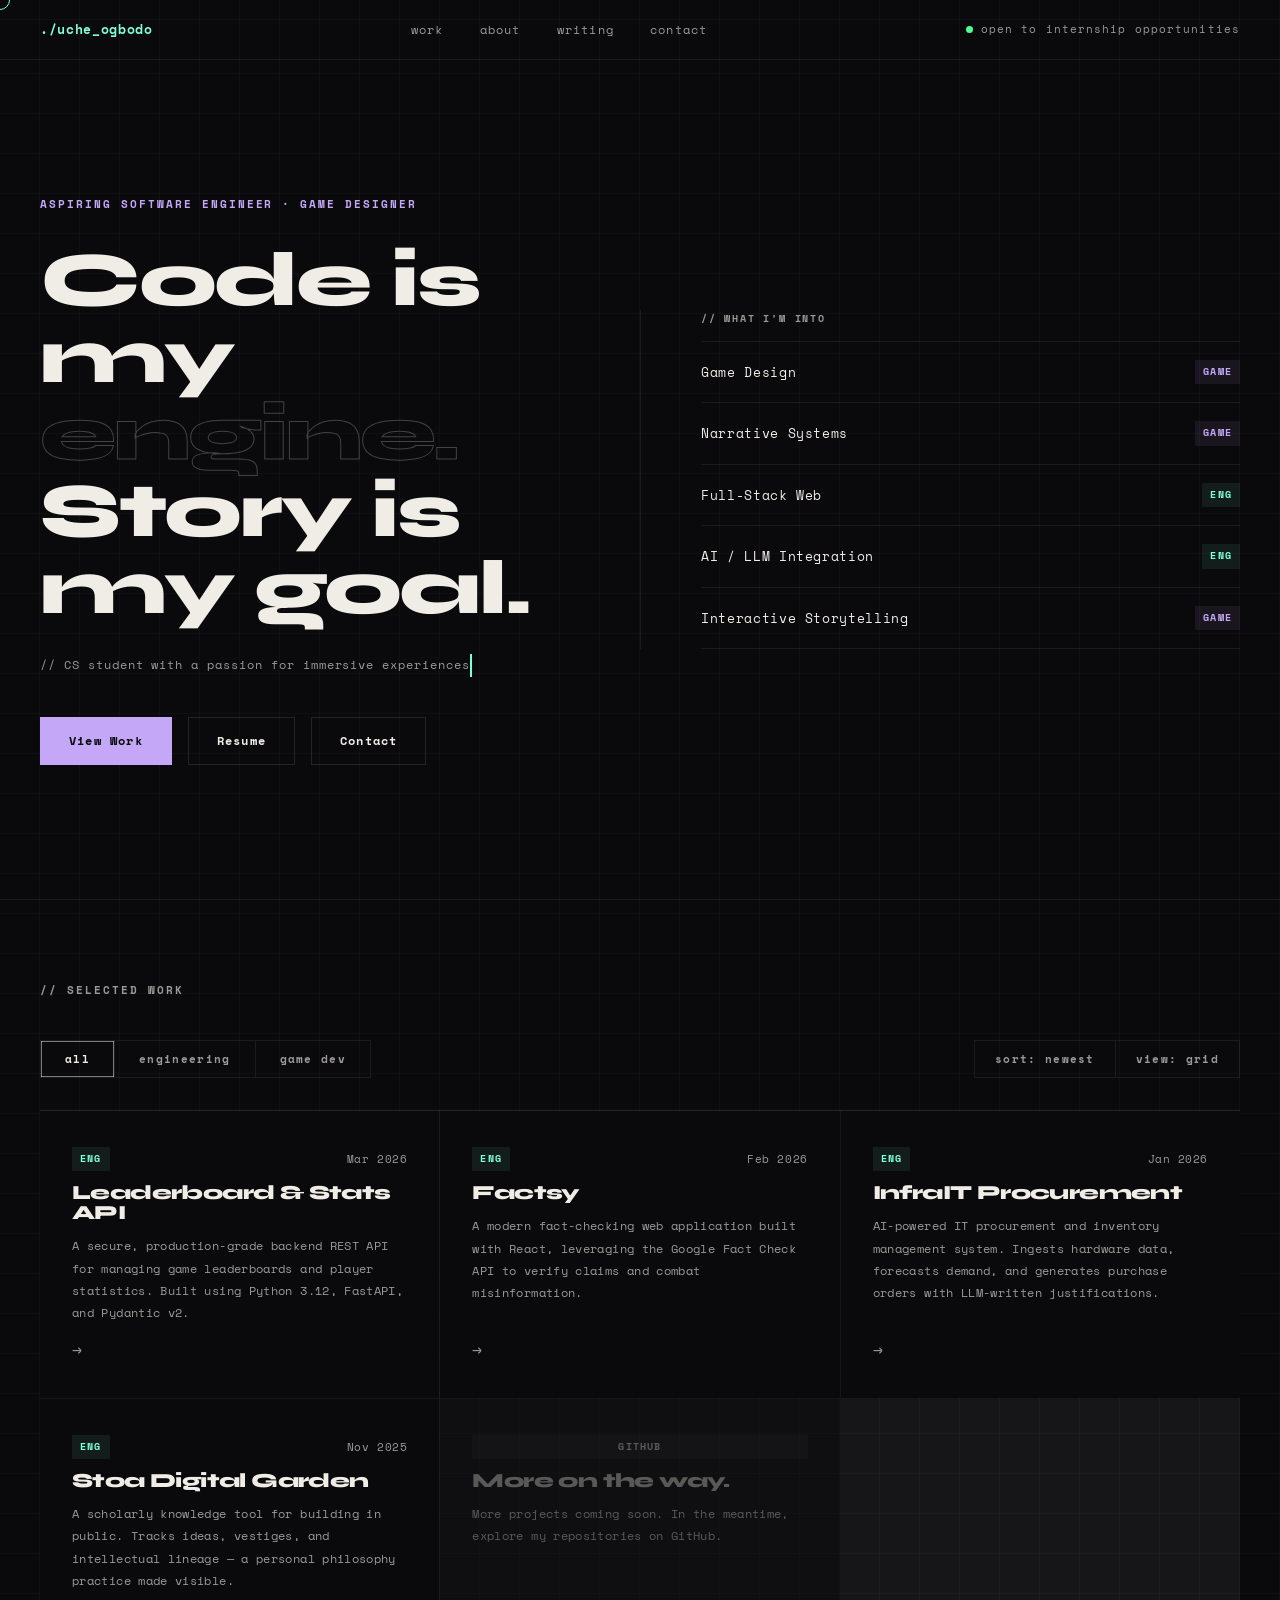
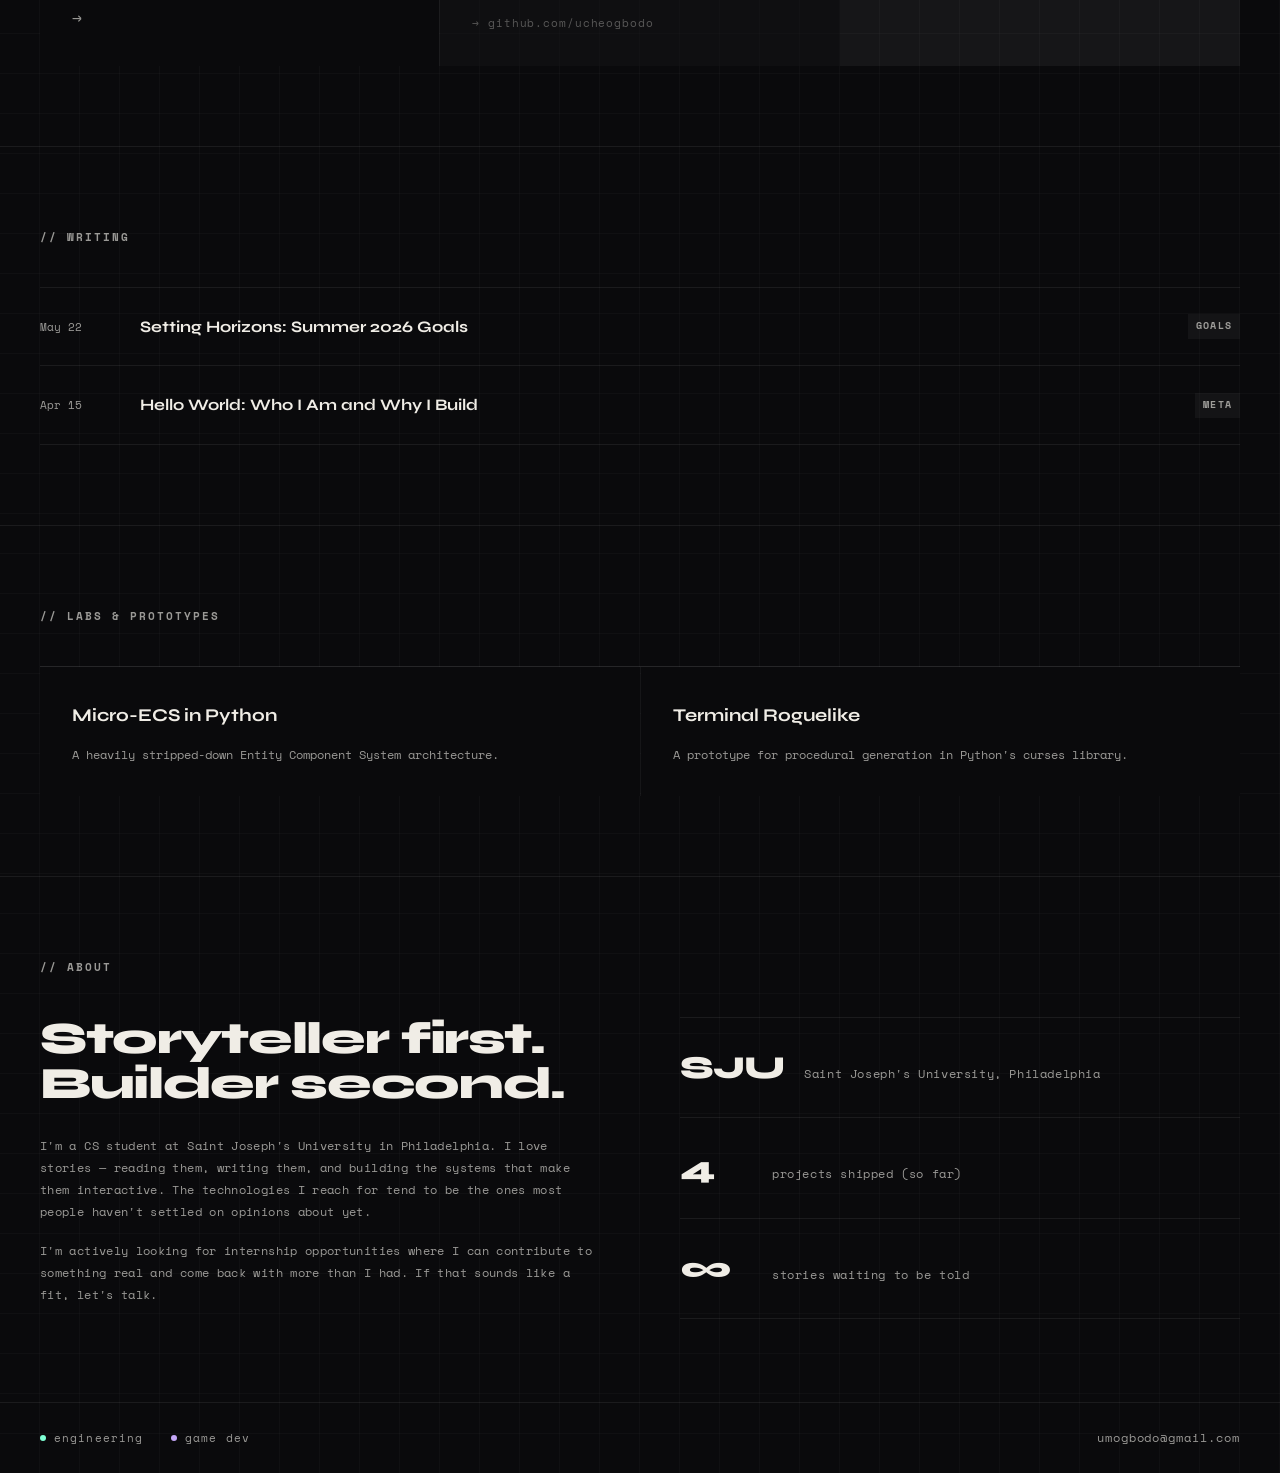
<file: index.html>
<!DOCTYPE html>
<html lang="en">

<head>
  <meta charset="UTF-8" />
  <meta name="viewport" content="width=device-width, initial-scale=1.0" />
  <meta name="description"
    content="CS student at Saint Joseph's University. Aspiring software engineer and game designer who loves stories and building with up-and-coming technologies." />
  
  <!-- Open Graph / Facebook -->
  <meta property="og:type" content="website" />
  <meta property="og:url" content="https://ucheogbodo.github.io/" />
  <meta property="og:title" content="./uche_ogbodo — CS Student & Aspiring Game Designer" />
  <meta property="og:description" content="CS student at Saint Joseph's University. Aspiring software engineer and game designer who loves stories and building with up-and-coming technologies." />
  <meta property="og:image" content="https://ucheogbodo.github.io/uo_cyberpunk_favicon.svg" />

  <!-- Twitter -->
  <meta property="twitter:card" content="summary" />
  <meta property="twitter:url" content="https://ucheogbodo.github.io/" />
  <meta property="twitter:title" content="./uche_ogbodo — CS Student & Aspiring Game Designer" />
  <meta property="twitter:description" content="CS student at Saint Joseph's University. Aspiring software engineer and game designer who loves stories and building with up-and-coming technologies." />
  <meta property="twitter:image" content="https://ucheogbodo.github.io/uo_cyberpunk_favicon.svg" />

  <title>./uche_ogbodo — CS Student & Aspiring Game Designer</title>
  <link rel="preconnect" href="https://fonts.googleapis.com" />
  <link rel="preconnect" href="https://fonts.gstatic.com" crossorigin />
  <link href="https://fonts.googleapis.com/css2?family=Space+Mono:wght@400;700&family=Syne:wght@800&display=swap"
    rel="stylesheet" />
  <link rel="icon" href="uo_cyberpunk_favicon.svg">
  <link rel="stylesheet" href="style.css" />
</head>

<body>

  <!-- ===== CUSTOM CURSOR ===== -->
  <div id="custom-cursor" aria-hidden="true"></div>
  <!-- ===== NAVIGATION ===== -->
  <nav class="nav" role="navigation" aria-label="Primary navigation">
    <div class="nav__logo">./uche_ogbodo</div>
    <ul class="nav__links" role="list">
      <li><a href="#work" class="nav__link">work</a></li>
      <li><a href="#about" class="nav__link">about</a></li>
      <li><a href="#writing" class="nav__link">writing</a></li>
      <li><a href="#contact" class="nav__link">contact</a></li>
    </ul>
    <div class="nav__status" aria-label="Availability status">
      <span class="status-dot" aria-hidden="true"></span>
      <span class="status-label">open to internship opportunities</span>
    </div>
  </nav>

  <!-- ===== HERO ===== -->
  <section class="hero reveal" aria-labelledby="hero-heading">
    <div class="hero__left">
      <p class="hero__eyebrow">Aspiring Software Engineer · Game Designer</p>
      <h1 class="hero__h1" id="hero-heading">
        Code is my<br>
        <span class="ghost">engine.</span><br>
        Story is my goal.
      </h1>
      <p class="hero__tagline typewriter">// CS student with a passion for immersive experiences</p>
      <div class="hero__ctas">
        <a href="#work" class="btn btn--primary" id="cta-view-work">View Work</a>
        <a href="https://drive.google.com/file/d/1iohvsCcYbBB8wo8LQbKqTPti-EGxa3Zs/view?usp=drive_link"
          class="btn btn--ghost" id="cta-resume" target="_blank" rel="noopener noreferrer">Resume</a>
        <a href="#contact" class="btn btn--ghost" id="cta-get-in-touch">Contact</a>
      </div>
    </div>

    <div class="hero__right" aria-label="Areas of interest">
      <p class="interest-label">// what i'm into</p>
      <div class="interest-list">
        <div class="interest-row">
          <span class="interest-row__name">Game Design</span>
          <span class="skill-tag skill-tag--game">game</span>
        </div>
        <div class="interest-row">
          <span class="interest-row__name">Narrative Systems</span>
          <span class="skill-tag skill-tag--game">game</span>
        </div>
        <div class="interest-row">
          <span class="interest-row__name">Full-Stack Web</span>
          <span class="skill-tag skill-tag--eng">eng</span>
        </div>
        <div class="interest-row">
          <span class="interest-row__name">AI / LLM Integration</span>
          <span class="skill-tag skill-tag--eng">eng</span>
        </div>
        <div class="interest-row">
          <span class="interest-row__name">Interactive Storytelling</span>
          <span class="skill-tag skill-tag--game">game</span>
        </div>
      </div>
    </div>
  </section>

  <!-- ===== WORK ===== -->
  <section class="work reveal" id="work" aria-labelledby="work-heading">
    <div class="section-marker" aria-hidden="true">// SELECTED WORK</div>

    <!-- Controls Bar -->
    <div class="work-controls">
      <!-- Filter Bar -->
      <div class="filter-bar" role="group" aria-label="Project category filter">
        <button class="filter-btn filter-btn--all active" data-filter="all" id="filter-all">all</button>
        <button class="filter-btn filter-btn--eng" data-filter="eng" id="filter-eng">engineering</button>
        <button class="filter-btn filter-btn--game" data-filter="gam" id="filter-game">game dev</button>
      </div>

      <!-- Timeline & Sort Controls -->
      <div class="timeline-controls" role="group" aria-label="Timeline and sorting controls">
        <button class="control-btn" id="btn-sort" data-sort="desc">sort: newest</button>
        <button class="control-btn" id="btn-layout" data-layout="grid">view: grid</button>
      </div>
    </div>

    <!-- Projects Grid -->
    <div class="projects-grid" id="projects-grid" role="list">

      <a href="https://github.com/ucheogbodo/it-procurement-prototype" target="_blank" rel="noopener noreferrer"
        class="project-card" data-type="eng" data-date="2026-01" role="listitem">
        <div class="project-card__topline project-card__topline--eng"></div>
        <div class="project-card__meta">
          <span class="skill-tag skill-tag--eng">eng</span>
          <span class="project-card__date">Jan 2026</span>
        </div>
        <h2 class="project-card__name">InfraIT Procurement</h2>
        <p class="project-card__desc">AI-powered IT procurement and inventory management system. Ingests hardware data,
          forecasts demand, and generates purchase orders with LLM-written justifications.</p>
        <span class="project-card__arrow" aria-hidden="true">→</span>
      </a>

      <a href="https://github.com/ucheogbodo/stoa" target="_blank" rel="noopener noreferrer" class="project-card"
        data-type="eng" data-date="2025-11" role="listitem">
        <div class="project-card__topline project-card__topline--eng"></div>
        <div class="project-card__meta">
          <span class="skill-tag skill-tag--eng">eng</span>
          <span class="project-card__date">Nov 2025</span>
        </div>
        <h2 class="project-card__name">Stoa Digital Garden</h2>
        <p class="project-card__desc">A scholarly knowledge tool for building in public. Tracks ideas, vestiges, and
          intellectual lineage — a personal philosophy practice made visible.</p>
        <span class="project-card__arrow" aria-hidden="true">→</span>
      </a>

      <a href="https://github.com/ucheogbodo/LeaderboardAPI" target="_blank" rel="noopener noreferrer"
        class="project-card" data-type="eng" data-date="2026-03" role="listitem">
        <div class="project-card__topline project-card__topline--eng"></div>
        <div class="project-card__meta">
          <span class="skill-tag skill-tag--eng">eng</span>
          <span class="project-card__date">Mar 2026</span>
        </div>
        <h2 class="project-card__name">Leaderboard & Stats API</h2>
        <p class="project-card__desc">A secure, production-grade backend REST API for managing game leaderboards and player statistics. Built using Python 3.12, FastAPI, and Pydantic v2.</p>
        <span class="project-card__arrow" aria-hidden="true">→</span>
      </a>

      <a href="https://github.com/ucheogbodo/fc-app" target="_blank" rel="noopener noreferrer"
        class="project-card" data-type="eng" data-date="2026-02" role="listitem">
        <div class="project-card__topline project-card__topline--eng"></div>
        <div class="project-card__meta">
          <span class="skill-tag skill-tag--eng">eng</span>
          <span class="project-card__date">Feb 2026</span>
        </div>
        <h2 class="project-card__name">Factsy</h2>
        <p class="project-card__desc">A modern fact-checking web application built with React, leveraging the Google Fact Check API to verify claims and combat misinformation.</p>
        <span class="project-card__arrow" aria-hidden="true">→</span>
      </a>

      <article class="project-card project-card--ghost" data-type="eng" role="listitem">
        <div class="project-card__topline project-card__topline--eng"></div>
        <span class="skill-tag skill-tag--muted">github</span>
        <h2 class="project-card__name project-card__name--muted">More on the way.</h2>
        <p class="project-card__desc">More projects coming soon. In the meantime, explore my repositories on GitHub.</p>
        <a href="https://github.com/ucheogbodo" target="_blank" rel="noopener noreferrer"
          class="project-card__arrow project-card__link" aria-hidden="true">→ github.com/ucheogbodo</a>
      </article>

    </div>
  </section>

  <!-- ===== WRITING ===== -->
  <section class="writing reveal" id="writing" aria-label="Writing Section">
    <div class="section-marker" aria-hidden="true">// WRITING</div>
    <div class="writing-list" role="list">
      <a href="summer-goals-2026.html" class="writing-item" role="listitem">
        <span class="writing-item__date">May 22</span>
        <h3 class="writing-item__title">Setting Horizons: Summer 2026 Goals</h3>
        <span class="skill-tag skill-tag--muted">goals</span>
      </a>
      <a href="about-me.html" class="writing-item" role="listitem">
        <span class="writing-item__date">Apr 15</span>
        <h3 class="writing-item__title">Hello World: Who I Am and Why I Build</h3>
        <span class="skill-tag skill-tag--muted">meta</span>
      </a>
    </div>
  </section>

  <!-- ===== LABS & PROTOTYPES ===== -->
  <section class="labs reveal" id="labs" aria-label="Labs and Prototypes Section">
    <div class="section-marker" aria-hidden="true">// LABS & PROTOTYPES</div>
    <div class="labs-grid" role="list">
      <article class="lab-card" role="listitem">
        <h3 class="lab-card__name">Micro-ECS in Python</h3>
        <p class="lab-card__desc">A heavily stripped-down Entity Component System architecture.</p>
        <div class="lab-card__topline"></div>
      </article>
      <article class="lab-card" role="listitem">
        <h3 class="lab-card__name">Terminal Roguelike</h3>
        <p class="lab-card__desc">A prototype for procedural generation in Python's curses library.</p>
        <div class="lab-card__topline"></div>
      </article>
    </div>
  </section>

  <!-- ===== ABOUT ===== -->
  <section class="about reveal" id="about" aria-labelledby="about-heading">
    <div class="section-marker" aria-hidden="true">// ABOUT</div>
    <div class="about__grid">
      <div class="about__text">
        <h2 class="about__heading" id="about-heading">Storyteller first.<br>Builder second.</h2>
        <p class="about__body">I'm a CS student at Saint Joseph's University in Philadelphia. I love stories — reading
          them, writing them, and building the systems that make them interactive. The technologies I reach for tend to
          be the ones most people haven't settled on opinions about yet.</p>
        <p class="about__body">I'm actively looking for internship opportunities where I can contribute to something
          real and come back with more than I had. If that sounds like a fit, let's talk.</p>
      </div>
      <div class="about__stats">
        <div class="stat-row">
          <span class="stat-row__num">SJU</span>
          <span class="stat-row__label">Saint Joseph's University, Philadelphia</span>
        </div>
        <div class="stat-row">
          <span class="stat-row__num">4</span>
          <span class="stat-row__label">projects shipped (so far)</span>
        </div>
        <div class="stat-row">
          <span class="stat-row__num">∞</span>
          <span class="stat-row__label">stories waiting to be told</span>
        </div>
      </div>
    </div>
  </section>

  <!-- ===== FOOTER ===== -->
  <footer class="footer" id="contact" role="contentinfo">
    <div class="footer__legend">
      <span class="legend-item">
        <span class="legend-dot legend-dot--eng"></span>
        <span class="legend-label">engineering</span>
      </span>
      <span class="legend-item">
        <span class="legend-dot legend-dot--game"></span>
        <span class="legend-label">game dev</span>
      </span>
    </div>
    <a href="mailto:umogbodo@gmail.com" class="footer__email" id="contact-email">umogbodo@gmail.com</a>
  </footer>

  <script src="main.js"></script>
</body>

</html>
</file>
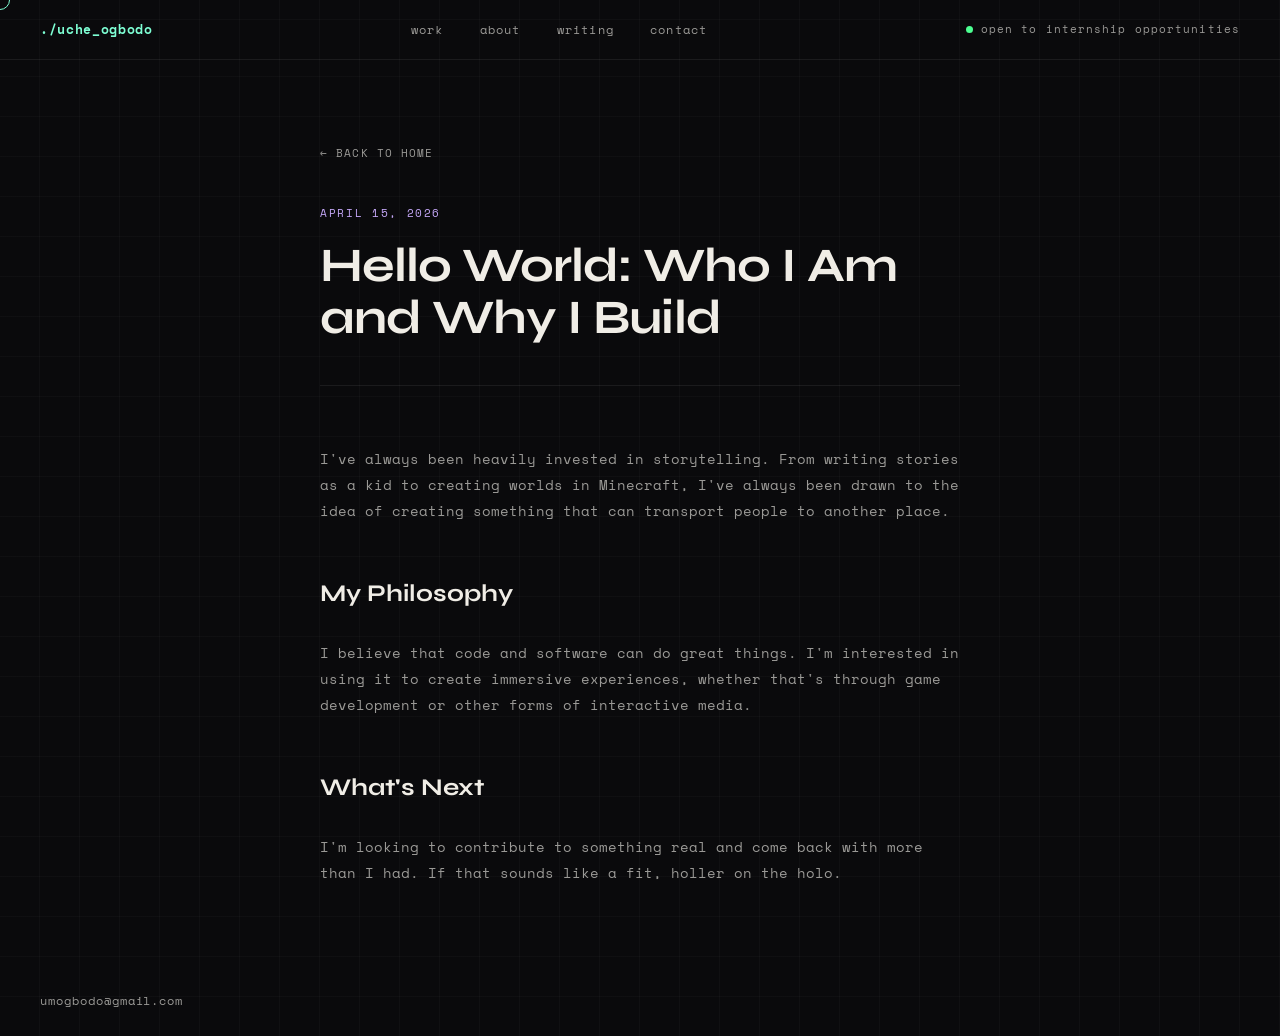
<file: about-me.html>
<!DOCTYPE html>
<html lang="en">

<head>
  <meta charset="UTF-8" />
  <meta name="viewport" content="width=device-width, initial-scale=1.0" />
  <meta name="description" content="A brief introduction to who I am and why I build software and games." />

  <!-- Open Graph / Facebook -->
  <meta property="og:type" content="article" />
  <meta property="og:url" content="https://ucheogbodo.github.io/about-me.html" />
  <meta property="og:title" content="Who I Am — ./uche_ogbodo" />
  <meta property="og:description" content="A brief introduction to who I am and why I build software and games." />
  <meta property="og:image" content="https://ucheogbodo.github.io/uo_cyberpunk_favicon.svg" />

  <!-- Twitter -->
  <meta property="twitter:card" content="summary" />
  <meta property="twitter:url" content="https://ucheogbodo.github.io/about-me.html" />
  <meta property="twitter:title" content="Who I Am — ./uche_ogbodo" />
  <meta property="twitter:description" content="A brief introduction to who I am and why I build software and games." />
  <meta property="twitter:image" content="https://ucheogbodo.github.io/uo_cyberpunk_favicon.svg" />

  <title>Who I Am — ./uche_ogbodo</title>
  <link rel="preconnect" href="https://fonts.googleapis.com" />
  <link rel="preconnect" href="https://fonts.gstatic.com" crossorigin />
  <link href="https://fonts.googleapis.com/css2?family=Space+Mono:wght@400;700&family=Syne:wght@800&display=swap"
    rel="stylesheet" />
  <link rel="icon" href="uo_cyberpunk_favicon.svg">
  <link rel="stylesheet" href="style.css" />
  <style>
    /* Scoped styles strictly for the blog post layout */
    .post {
      max-width: 720px;
      margin: 80px auto;
      padding: 0 40px;
    }

    .post__header {
      margin-bottom: 60px;
      border-bottom: 0.5px solid var(--border);
      padding-bottom: 40px;
    }

    .post__date {
      font-family: var(--font-mono);
      font-size: 11px;
      color: var(--accent-game);
      display: block;
      margin-bottom: 16px;
      text-transform: uppercase;
      letter-spacing: 0.15em;
    }

    .post__title {
      font-family: var(--font-display);
      font-size: clamp(32px, 4vw, 48px);
      line-height: 1.1;
      color: var(--text);
      letter-spacing: -0.02em;
    }

    .post__content {
      font-family: var(--font-mono);
      font-size: 14px;
      line-height: 1.85;
      color: var(--muted);
    }

    .post__content p {
      margin-bottom: 24px;
    }

    .post__content h2 {
      font-family: var(--font-display);
      font-size: 24px;
      color: var(--text);
      margin: 48px 0 24px;
    }

    .back-link {
      display: inline-flex;
      align-items: center;
      gap: 8px;
      font-family: var(--font-mono);
      font-size: 11px;
      color: var(--muted);
      text-decoration: none;
      text-transform: uppercase;
      letter-spacing: 0.1em;
      margin-bottom: 40px;
      transition: color 0.2s ease;
    }

    .back-link:hover {
      color: var(--accent-eng);
    }
  </style>
</head>

<body>

  <!-- ===== CUSTOM CURSOR ===== -->
  <div id="custom-cursor" aria-hidden="true"></div>

  <!-- ===== NAVIGATION ===== -->
  <nav class="nav" role="navigation" aria-label="Primary navigation">
    <div class="nav__logo">./uche_ogbodo</div>
    <ul class="nav__links" role="list">
      <li><a href="index.html#work" class="nav__link">work</a></li>
      <li><a href="index.html#about" class="nav__link">about</a></li>
      <li><a href="index.html#writing" class="nav__link">writing</a></li>
      <li><a href="index.html#contact" class="nav__link">contact</a></li>
    </ul>
    <div class="nav__status" aria-label="Availability status">
      <span class="status-dot" aria-hidden="true"></span>
      <span class="status-label">open to internship opportunities</span>
    </div>
  </nav>

  <!-- ===== POST CONTENT ===== -->
  <main class="post">
    <a href="index.html" class="back-link">← Back to Home</a>

    <header class="post__header">
      <time class="post__date" datetime="2026-04-15">April 15, 2026</time>
      <h1 class="post__title">Hello World: Who I Am and Why I Build</h1>
    </header>

    <div class="post__content">
      <p>I've always been heavily invested in storytelling. From writing stories as a kid to creating worlds in
        Minecraft, I've always been drawn to the idea of creating something that can transport people to another place.
      </p>

      <h2>My Philosophy</h2>
      <p>I believe that code and software can do great things. I'm interested in using it to create immersive
        experiences, whether that's through game development or other forms of interactive media. </p>

      <h2>What's Next</h2>
      <p>I'm looking to contribute to something real and come back with more than I had. If that sounds like a fit,
        holler on the holo.</p>
    </div>
  </main>

  <!-- ===== FOOTER ===== -->
  <footer class="footer" id="contact" role="contentinfo">
    <a href="mailto:umogbodo@gmail.com" class="footer__email" id="contact-email">umogbodo@gmail.com</a>
  </footer>

  <script src="main.js"></script>
</body>

</html>
</file>
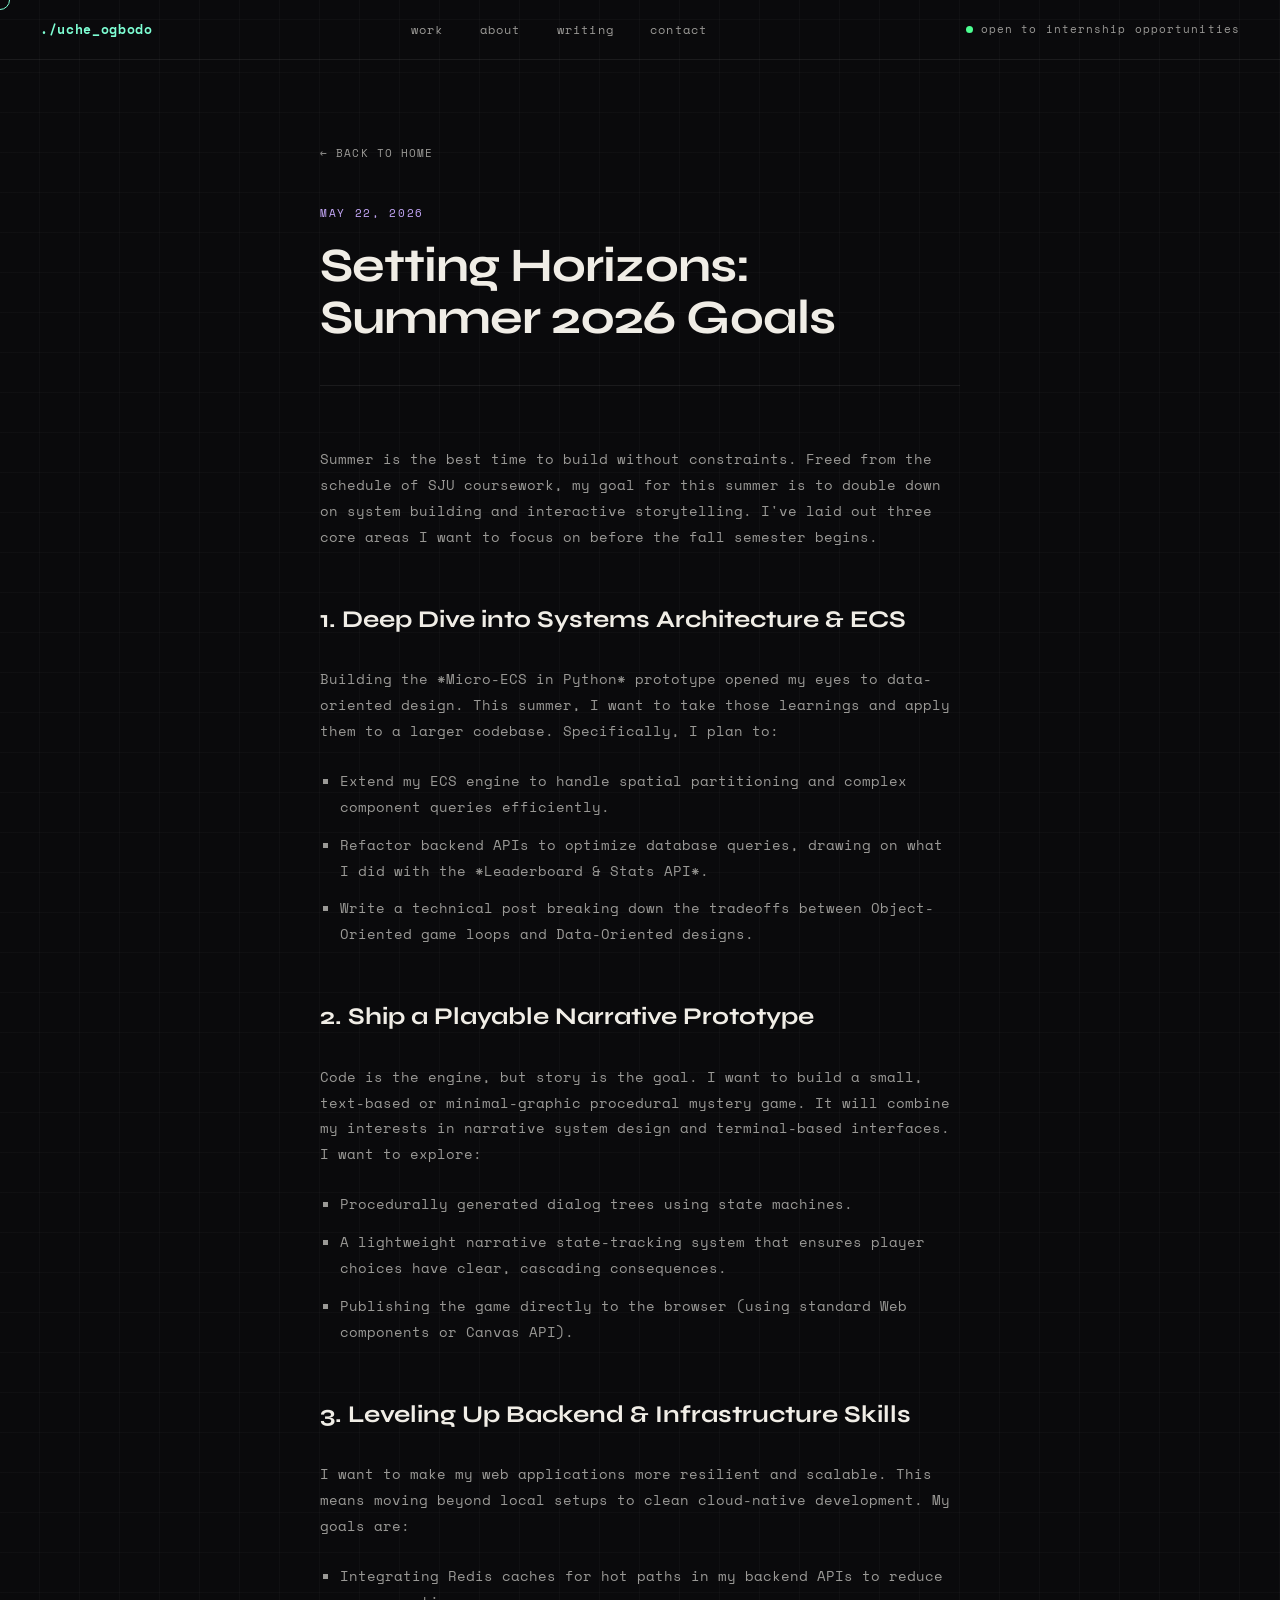
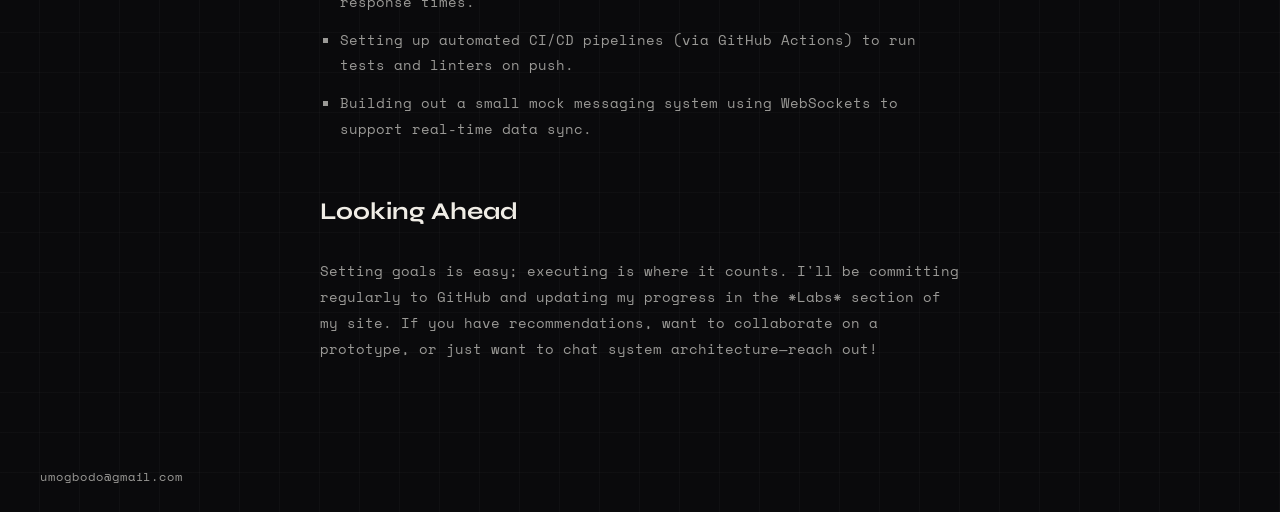
<file: summer-goals-2026.html>
<!DOCTYPE html>
<html lang="en">

<head>
  <meta charset="UTF-8" />
  <meta name="viewport" content="width=device-width, initial-scale=1.0" />
  <meta name="description" content="An outline of my goals, learning objectives, and projects for Summer 2026." />
  
  <!-- Open Graph / Facebook -->
  <meta property="og:type" content="article" />
  <meta property="og:url" content="https://ucheogbodo.github.io/summer-goals-2026.html" />
  <meta property="og:title" content="Setting Horizons: Summer 2026 Goals — ./uche_ogbodo" />
  <meta property="og:description" content="An outline of my goals, learning objectives, and projects for Summer 2026." />
  <meta property="og:image" content="https://ucheogbodo.github.io/uo_cyberpunk_favicon.svg" />

  <!-- Twitter -->
  <meta property="twitter:card" content="summary" />
  <meta property="twitter:url" content="https://ucheogbodo.github.io/summer-goals-2026.html" />
  <meta property="twitter:title" content="Setting Horizons: Summer 2026 Goals — ./uche_ogbodo" />
  <meta property="twitter:description" content="An outline of my goals, learning objectives, and projects for Summer 2026." />
  <meta property="twitter:image" content="https://ucheogbodo.github.io/uo_cyberpunk_favicon.svg" />

  <title>Setting Horizons: Summer 2026 Goals — ./uche_ogbodo</title>
  <link rel="preconnect" href="https://fonts.googleapis.com" />
  <link rel="preconnect" href="https://fonts.gstatic.com" crossorigin />
  <link href="https://fonts.googleapis.com/css2?family=Space+Mono:wght@400;700&family=Syne:wght@800&display=swap"
    rel="stylesheet" />
  <link rel="icon" href="uo_cyberpunk_favicon.svg">
  <link rel="stylesheet" href="style.css" />
  <style>
    /* Scoped styles strictly for the blog post layout */
    .post {
      max-width: 720px;
      margin: 80px auto;
      padding: 0 40px;
    }

    .post__header {
      margin-bottom: 60px;
      border-bottom: 0.5px solid var(--border);
      padding-bottom: 40px;
    }

    .post__date {
      font-family: var(--font-mono);
      font-size: 11px;
      color: var(--accent-game);
      display: block;
      margin-bottom: 16px;
      text-transform: uppercase;
      letter-spacing: 0.15em;
    }

    .post__title {
      font-family: var(--font-display);
      font-size: clamp(32px, 4vw, 48px);
      line-height: 1.1;
      color: var(--text);
      letter-spacing: -0.02em;
    }

    .post__content {
      font-family: var(--font-mono);
      font-size: 14px;
      line-height: 1.85;
      color: var(--muted);
    }

    .post__content p {
      margin-bottom: 24px;
    }

    .post__content h2 {
      font-family: var(--font-display);
      font-size: 24px;
      color: var(--text);
      margin: 48px 0 24px;
    }

    .post__content ul {
      margin-bottom: 24px;
      padding-left: 20px;
      list-style: square;
    }

    .post__content li {
      margin-bottom: 12px;
    }

    .back-link {
      display: inline-flex;
      align-items: center;
      gap: 8px;
      font-family: var(--font-mono);
      font-size: 11px;
      color: var(--muted);
      text-decoration: none;
      text-transform: uppercase;
      letter-spacing: 0.1em;
      margin-bottom: 40px;
      transition: color 0.2s ease;
    }

    .back-link:hover {
      color: var(--accent-eng);
    }
  </style>
</head>

<body>

  <!-- ===== CUSTOM CURSOR ===== -->
  <div id="custom-cursor" aria-hidden="true"></div>

  <!-- ===== NAVIGATION ===== -->
  <nav class="nav" role="navigation" aria-label="Primary navigation">
    <div class="nav__logo">./uche_ogbodo</div>
    <ul class="nav__links" role="list">
      <li><a href="index.html#work" class="nav__link">work</a></li>
      <li><a href="index.html#about" class="nav__link">about</a></li>
      <li><a href="index.html#writing" class="nav__link">writing</a></li>
      <li><a href="index.html#contact" class="nav__link">contact</a></li>
    </ul>
    <div class="nav__status" aria-label="Availability status">
      <span class="status-dot" aria-hidden="true"></span>
      <span class="status-label">open to internship opportunities</span>
    </div>
  </nav>

  <!-- ===== POST CONTENT ===== -->
  <main class="post">
    <a href="index.html" class="back-link">← Back to Home</a>

    <header class="post__header">
      <time class="post__date" datetime="2026-05-22">May 22, 2026</time>
      <h1 class="post__title">Setting Horizons: Summer 2026 Goals</h1>
    </header>

    <div class="post__content">
      <p>Summer is the best time to build without constraints. Freed from the schedule of SJU coursework, my goal for this summer is to double down on system building and interactive storytelling. I've laid out three core areas I want to focus on before the fall semester begins.</p>

      <h2>1. Deep Dive into Systems Architecture & ECS</h2>
      <p>Building the *Micro-ECS in Python* prototype opened my eyes to data-oriented design. This summer, I want to take those learnings and apply them to a larger codebase. Specifically, I plan to:</p>
      <ul>
        <li>Extend my ECS engine to handle spatial partitioning and complex component queries efficiently.</li>
        <li>Refactor backend APIs to optimize database queries, drawing on what I did with the *Leaderboard & Stats API*.</li>
        <li>Write a technical post breaking down the tradeoffs between Object-Oriented game loops and Data-Oriented designs.</li>
      </ul>

      <h2>2. Ship a Playable Narrative Prototype</h2>
      <p>Code is the engine, but story is the goal. I want to build a small, text-based or minimal-graphic procedural mystery game. It will combine my interests in narrative system design and terminal-based interfaces. I want to explore:</p>
      <ul>
        <li>Procedurally generated dialog trees using state machines.</li>
        <li>A lightweight narrative state-tracking system that ensures player choices have clear, cascading consequences.</li>
        <li>Publishing the game directly to the browser (using standard Web components or Canvas API).</li>
      </ul>

      <h2>3. Leveling Up Backend & Infrastructure Skills</h2>
      <p>I want to make my web applications more resilient and scalable. This means moving beyond local setups to clean cloud-native development. My goals are:</p>
      <ul>
        <li>Integrating Redis caches for hot paths in my backend APIs to reduce response times.</li>
        <li>Setting up automated CI/CD pipelines (via GitHub Actions) to run tests and linters on push.</li>
        <li>Building out a small mock messaging system using WebSockets to support real-time data sync.</li>
      </ul>

      <h2>Looking Ahead</h2>
      <p>Setting goals is easy; executing is where it counts. I'll be committing regularly to GitHub and updating my progress in the *Labs* section of my site. If you have recommendations, want to collaborate on a prototype, or just want to chat system architecture—reach out!</p>
    </div>
  </main>

  <!-- ===== FOOTER ===== -->
  <footer class="footer" id="contact" role="contentinfo">
    <a href="mailto:umogbodo@gmail.com" class="footer__email" id="contact-email">umogbodo@gmail.com</a>
  </footer>

  <script src="main.js"></script>
</body>

</html>
</file>
<file: style.css>
/* ============================================================
   RESET & BASE
   ============================================================ */
*, *::before, *::after {
  box-sizing: border-box;
  margin: 0;
  padding: 0;
}

:root {
  --bg:           #0a0a0c;
  --surface:      #111115;
  --text:         #f0ede6;
  --muted:        rgba(232, 230, 224, 0.65);
  --accent-eng:   #7effd4;
  --accent-game:  #c4a7f7;
  --border:       rgba(255, 255, 255, 0.07);
  --border-strong: rgba(255, 255, 255, 0.1);
  --grid-line:    rgba(255, 255, 255, 0.025);
  --gap-fill:     rgba(255, 255, 255, 0.05);

  --font-display: 'Syne', sans-serif;
  --font-mono:    'Space Mono', monospace;
}

html {
  scroll-behavior: smooth;
}

body {
  background-color: var(--bg);
  color: var(--text);
  font-family: var(--font-mono);
  font-size: 13px;
  line-height: 1.85;
  /* Grid overlay */
  background-image:
    repeating-linear-gradient(
      0deg,
      transparent,
      transparent 39px,
      var(--grid-line) 39px,
      var(--grid-line) 40px
    ),
    repeating-linear-gradient(
      90deg,
      transparent,
      transparent 39px,
      var(--grid-line) 39px,
      var(--grid-line) 40px
    );
  min-height: 100vh;
  -webkit-font-smoothing: antialiased;
}

a {
  color: inherit;
  text-decoration: none;
}

ul {
  list-style: none;
}


/* ============================================================
   NAVIGATION
   ============================================================ */
.nav {
  display: flex;
  align-items: center;
  justify-content: space-between;
  padding: 0 40px;
  height: 60px;
  border-bottom: 0.5px solid var(--border);
  position: sticky;
  top: 0;
  background-color: var(--bg);
  background-image:
    repeating-linear-gradient(
      0deg,
      transparent,
      transparent 39px,
      var(--grid-line) 39px,
      var(--grid-line) 40px
    ),
    repeating-linear-gradient(
      90deg,
      transparent,
      transparent 39px,
      var(--grid-line) 39px,
      var(--grid-line) 40px
    );
  z-index: 100;
}

.nav__logo {
  font-family: var(--font-mono);
  font-weight: 700;
  font-size: 13px;
  letter-spacing: 0.05em;
  color: var(--accent-eng);
}

.nav__links {
  display: flex;
  gap: 36px;
}

.nav__link {
  font-family: var(--font-mono);
  font-size: 12px;
  letter-spacing: 0.1em;
  color: var(--muted);
  transition: color 0.18s ease;
}

.nav__link:hover {
  color: var(--text);
}

.nav__status {
  display: flex;
  align-items: center;
  gap: 8px;
  font-family: var(--font-mono);
  font-size: 11px;
  letter-spacing: 0.1em;
  color: var(--muted);
}

/* Pulsing status dot */
.status-dot {
  width: 7px;
  height: 7px;
  border-radius: 50%;
  background-color: #4cff91;
  animation: pulse-dot 2s ease-in-out infinite;
}

@keyframes pulse-dot {
  0%, 100% { opacity: 1; }
  50%       { opacity: 0.25; }
}


/* ============================================================
   HERO
   ============================================================ */
.hero {
  display: grid;
  grid-template-columns: 1fr 1fr;
  gap: 0;
  padding: 80px 40px 80px;
  border-bottom: 0.5px solid var(--border);
  min-height: calc(100vh - 60px);
  align-items: center;
}

/* Left column */
.hero__left {
  padding-right: 80px;
}

.hero__eyebrow {
  font-family: var(--font-mono);
  font-size: 11px;
  font-weight: 700;
  letter-spacing: 0.18em;
  text-transform: uppercase;
  color: var(--accent-game);
  margin-bottom: 28px;
}

.hero__h1 {
  font-family: var(--font-display);
  font-weight: 800;
  font-size: clamp(52px, 6vw, 80px);
  letter-spacing: -0.03em;
  line-height: 1.0;
  color: var(--text);
  margin-bottom: 28px;
}

/* Ghost text — outline only */
.ghost {
  color: transparent;
  -webkit-text-stroke: 1px rgba(240, 237, 230, 0.25);
}

.hero__tagline {
  font-family: var(--font-mono);
  font-size: 12px;
  letter-spacing: 0.08em;
  color: var(--muted);
  margin-bottom: 40px;
}

.hero__ctas {
  display: flex;
  gap: 16px;
}

/* Buttons */
.btn {
  font-family: var(--font-mono);
  font-size: 12px;
  font-weight: 700;
  letter-spacing: 0.1em;
  padding: 12px 28px;
  cursor: pointer;
  transition: background-color 0.18s ease, color 0.18s ease;
  display: inline-block;
}

.btn--primary {
  background-color: var(--accent-game);
  color: #0a0a0c;
  border: 0.5px solid var(--accent-game);
}

.btn--primary:hover {
  background-color: #b08de0;
  border-color: #b08de0;
}

.btn--ghost {
  background-color: transparent;
  color: var(--text);
  border: 0.5px solid var(--border-strong);
}

.btn--ghost:hover {
  border-color: var(--text);
}

/* Right column — interests panel */
.hero__right {
  border-left: 0.5px solid var(--border);
  padding-left: 60px;
}

.interest-label {
  font-family: var(--font-mono);
  font-size: 10px;
  font-weight: 700;
  letter-spacing: 0.18em;
  text-transform: uppercase;
  color: var(--muted);
  margin-bottom: 0;
  padding-bottom: 12px;
  border-bottom: 0.5px solid var(--border);
}

.interest-list {
  display: flex;
  flex-direction: column;
}

.interest-row {
  display: flex;
  align-items: center;
  justify-content: space-between;
  padding: 18px 0;
  border-bottom: 0.5px solid var(--border);
}

.interest-row__name {
  font-family: var(--font-mono);
  font-size: 13px;
  letter-spacing: 0.05em;
  color: var(--text);
}


/* Category tags */
.skill-tag {
  font-family: var(--font-mono);
  font-size: 10px;
  font-weight: 700;
  letter-spacing: 0.12em;
  text-transform: uppercase;
  padding: 3px 8px;
  text-align: center;
}

.skill-tag--eng {
  color: var(--accent-eng);
  background-color: rgba(126, 255, 212, 0.08);
}

.skill-tag--game {
  color: var(--accent-game);
  background-color: rgba(196, 167, 247, 0.08);
}

.skill-tag--muted {
  color: var(--muted);
  background-color: rgba(255, 255, 255, 0.04);
}


/* ============================================================
   WORK SECTION
   ============================================================ */
.work {
  padding: 80px 40px;
  border-bottom: 0.5px solid var(--border);
}

.section-marker {
  font-family: var(--font-mono);
  font-size: 11px;
  font-weight: 700;
  letter-spacing: 0.18em;
  text-transform: uppercase;
  color: var(--muted);
  margin-bottom: 40px;
}

/* Filter bar */
.filter-bar {
  display: flex;
  gap: 0;
  margin-bottom: 0;
  border: 0.5px solid var(--border);
  width: fit-content;
}

.filter-btn {
  font-family: var(--font-mono);
  font-size: 11px;
  font-weight: 700;
  letter-spacing: 0.12em;
  text-transform: lowercase;
  padding: 10px 24px;
  background: transparent;
  color: var(--muted);
  border: none;
  border-right: 0.5px solid var(--border);
  cursor: pointer;
  transition: color 0.15s ease, background-color 0.15s ease, border-color 0.15s ease;
  outline: none;
}

.filter-btn:last-child {
  border-right: none;
}

/* Active states per filter */
.filter-btn--all.active {
  color: var(--text);
  background-color: transparent;
  box-shadow: inset 0 0 0 0.5px var(--text);
}

.filter-btn--eng.active {
  color: var(--accent-eng);
  background-color: rgba(126, 255, 212, 0.06);
  box-shadow: inset 0 0 0 0.5px var(--accent-eng);
}

.filter-btn--game.active {
  color: var(--accent-game);
  background-color: rgba(196, 167, 247, 0.06);
  box-shadow: inset 0 0 0 0.5px var(--accent-game);
}

/* Controls container */
.work-controls {
  display: flex;
  justify-content: space-between;
  align-items: center;
  margin-bottom: 32px;
  flex-wrap: wrap;
  gap: 16px;
}

.timeline-controls {
  display: flex;
  border: 0.5px solid var(--border);
}

.control-btn {
  font-family: var(--font-mono);
  font-size: 11px;
  font-weight: 700;
  letter-spacing: 0.12em;
  text-transform: lowercase;
  padding: 10px 20px;
  background: transparent;
  color: var(--muted);
  border: none;
  border-right: 0.5px solid var(--border);
  cursor: pointer;
  transition: color 0.15s ease, background-color 0.15s ease;
  outline: none;
}

.control-btn:last-child {
  border-right: none;
}

.control-btn:hover {
  color: var(--text);
  background-color: var(--gap-fill);
}

.control-btn.active {
  color: var(--accent-eng);
  background-color: rgba(126, 255, 212, 0.06);
  box-shadow: inset 0 0 0 0.5px var(--accent-eng);
}

/* Projects grid */
.projects-grid {
  display: grid;
  grid-template-columns: repeat(3, 1fr);
  gap: 1px;
  background-color: var(--gap-fill);
  margin-top: -0.5px;
  border-top: 0.5px solid var(--border);
}

/* Project card meta & dates */
.project-card__meta {
  display: flex;
  justify-content: space-between;
  align-items: center;
  width: 100%;
}

.project-card__date {
  font-family: var(--font-mono);
  font-size: 11px;
  letter-spacing: 0.05em;
  color: var(--muted);
}

/* Timeline Active Layout */
.projects-grid.timeline-active {
  display: flex;
  flex-direction: column;
  background-color: transparent;
  gap: 32px;
  border-top: none;
  position: relative;
  padding-left: 48px;
  margin-top: 24px;
}

/* Vertical timeline track line */
.projects-grid.timeline-active::before {
  content: '';
  position: absolute;
  left: 20px;
  top: 0;
  bottom: 0;
  width: 1px;
  background-color: var(--border-strong);
}

/* Timeline card modifications */
.projects-grid.timeline-active .project-card {
  border: 0.5px solid var(--border);
  background-color: var(--surface);
}

/* Timeline dot indicators */
.projects-grid.timeline-active .project-card::before {
  content: '';
  position: absolute;
  left: -33px;
  top: 50%;
  transform: translateY(-50%);
  width: 9px;
  height: 9px;
  border-radius: 50%;
  background-color: var(--accent-eng);
  border: 2px solid var(--bg);
  box-shadow: 0 0 8px var(--accent-eng);
  z-index: 2;
  transition: background-color 0.2s, box-shadow 0.2s;
}

.projects-grid.timeline-active .project-card[data-type="gam"]::before {
  background-color: var(--accent-game);
  box-shadow: 0 0 8px var(--accent-game);
}

.projects-grid.timeline-active .project-card--ghost {
  display: none;
}

/* Project card */
.project-card {
  position: relative;
  background-color: var(--bg);
  padding: 36px 32px 32px;
  cursor: pointer;
  transition: background-color 0.18s ease;
  display: flex;
  flex-direction: column;
  gap: 12px;
  overflow: hidden;
}

.project-card:hover {
  background-color: var(--surface);
}

/* Top-line reveal on hover */
.project-card__topline {
  position: absolute;
  top: 0;
  left: 0;
  right: 0;
  height: 1px;
  transform: scaleX(0);
  transform-origin: left center;
  transition: transform 0.28s cubic-bezier(0.16, 1, 0.3, 1);
}

.project-card__topline--eng  { background-color: var(--accent-eng); }
.project-card__topline--game { background-color: var(--accent-game); }

.project-card:hover .project-card__topline {
  transform: scaleX(1);
}

.project-card__name {
  font-family: var(--font-display);
  font-weight: 800;
  font-size: 20px;
  letter-spacing: -0.03em;
  line-height: 1.0;
  color: var(--text);
}

.project-card__desc {
  font-family: var(--font-mono);
  font-size: 12px;
  letter-spacing: 0.03em;
  color: var(--muted);
  line-height: 1.85;
  flex: 1;
}

.project-card__arrow {
  font-size: 16px;
  color: var(--muted);
  display: inline-block;
  transition: transform 0.18s ease, color 0.18s ease;
  align-self: flex-start;
}

.project-card[data-type="eng"]:hover .project-card__arrow {
  transform: translateX(4px);
  color: var(--accent-eng);
}

.project-card[data-type="gam"]:hover .project-card__arrow {
  transform: translateX(4px);
  color: var(--accent-game);
}

/* Ghost / placeholder card */
.project-card--ghost {
  opacity: 0.5;
}

.project-card--ghost:hover {
  opacity: 0.75;
}

.project-card__name--muted {
  color: var(--muted);
}

.project-card__link {
  font-family: var(--font-mono);
  font-size: 11px;
  letter-spacing: 0.08em;
  color: var(--muted);
  text-decoration: none;
  transition: color 0.18s ease;
  display: inline-block;
}

.project-card--ghost:hover .project-card__link {
  color: var(--accent-eng);
  transform: translateX(4px);
}

/* Hidden state (JS filter) */
.hidden {
  display: none;
}


/* ============================================================
   ABOUT SECTION
   ============================================================ */
.about {
  padding: 80px 40px;
  border-bottom: 0.5px solid var(--border);
}

.about__grid {
  display: grid;
  grid-template-columns: 1fr 1fr;
  gap: 80px;
  align-items: start;
  margin-top: 40px;
}

.about__heading {
  font-family: var(--font-display);
  font-weight: 800;
  font-size: clamp(32px, 3.5vw, 48px);
  letter-spacing: -0.03em;
  line-height: 1.0;
  color: var(--text);
  margin-bottom: 28px;
}

.about__body {
  font-family: var(--font-mono);
  font-size: 12px;
  letter-spacing: 0.03em;
  color: var(--muted);
  line-height: 1.85;
  margin-bottom: 16px;
}

.about__stats {
  display: flex;
  flex-direction: column;
  gap: 0;
}

.stat-row {
  display: flex;
  align-items: baseline;
  gap: 20px;
  padding: 20px 0;
  border-bottom: 0.5px solid var(--border);
}

.stat-row:first-child {
  border-top: 0.5px solid var(--border);
}

.stat-row__num {
  font-family: var(--font-display);
  font-weight: 800;
  font-size: 36px;
  letter-spacing: -0.03em;
  color: var(--text);
  min-width: 72px;
}

/* Scale down for longer text tokens like "SJU" */
.stat-row__num:not(:only-child) {
  font-size: clamp(20px, 2.5vw, 36px);
}

.stat-row__label {
  font-family: var(--font-mono);
  font-size: 12px;
  letter-spacing: 0.05em;
  color: var(--muted);
}


/* ============================================================
   FOOTER
   ============================================================ */
.footer {
  display: flex;
  align-items: center;
  justify-content: space-between;
  padding: 24px 40px;
}

.footer__legend {
  display: flex;
  align-items: center;
  gap: 28px;
}

.legend-item {
  display: flex;
  align-items: center;
  gap: 8px;
}

.legend-dot {
  width: 6px;
  height: 6px;
  border-radius: 50%;
}

.legend-dot--eng  { background-color: var(--accent-eng); }
.legend-dot--game { background-color: var(--accent-game); }

.legend-label {
  font-family: var(--font-mono);
  font-size: 11px;
  letter-spacing: 0.1em;
  color: var(--muted);
}

.footer__email {
  font-family: var(--font-mono);
  font-size: 12px;
  letter-spacing: 0.08em;
  color: var(--muted);
  transition: color 0.18s ease;
}

.footer__email:hover {
  color: var(--text);
}


/* ============================================================
   INTERACTIVE TOUCHES & NEW SECTIONS
   ============================================================ */

/* Custom Cursor */
#custom-cursor {
  position: fixed;
  top: 0;
  left: 0;
  width: 20px;
  height: 20px;
  border-radius: 50%;
  border: 1px solid var(--accent-eng);
  pointer-events: none;
  transform: translate(-50%, -50%);
  transition: width 0.2s, height 0.2s, background-color 0.2s;
  z-index: 9999;
}

#custom-cursor.hovering {
  width: 40px;
  height: 40px;
  background-color: rgba(126, 255, 212, 0.1);
}

/* Hide default cursor on desktop only if JS initialized the custom cursor */
@media (hover: hover) and (pointer: fine) {
  body.custom-cursor-active { cursor: none; }
  body.custom-cursor-active a,
  body.custom-cursor-active button { cursor: none !important; }
}

/* Focus outlines for keyboard navigation */
a:focus-visible,
button:focus-visible,
.project-card:focus-visible,
.writing-item:focus-visible,
.lab-card:focus-visible,
.filter-btn:focus-visible {
  outline: 2px solid var(--accent-eng) !important;
  outline-offset: 4px;
}

/* Scroll Reveals */
.reveal {
  opacity: 0;
  transform: translateY(30px);
  transition: opacity 0.8s cubic-bezier(0.16, 1, 0.3, 1), transform 0.8s cubic-bezier(0.16, 1, 0.3, 1);
}

.reveal.visible {
  opacity: 1;
  transform: translateY(0);
}

/* Typewriter */
.typewriter {
  overflow: hidden;
  border-right: 2px solid var(--accent-eng);
  white-space: nowrap;
  margin: 0 auto 40px 0;
  letter-spacing: 0.08em;
  animation: 
    typing 2.5s steps(50, end),
    blink-caret .75s step-end infinite;
  width: max-content;
  max-width: 100%;
}

@keyframes typing {
  from { width: 0 }
  to { width: 100% }
}

@keyframes blink-caret {
  from, to { border-color: transparent }
  50% { border-color: var(--accent-eng); }
}

/* Writing Section */
.writing, .labs {
  padding: 80px 40px;
  border-bottom: 0.5px solid var(--border);
}

.writing-list {
  display: flex;
  flex-direction: column;
}

.writing-item {
  display: grid;
  grid-template-columns: 80px 1fr auto;
  gap: 20px;
  align-items: center;
  padding: 24px 0;
  border-bottom: 0.5px solid var(--border);
  transition: background-color 0.2s ease;
}

.writing-item:hover {
  background-color: var(--gap-fill);
}

.writing-item:first-child {
  border-top: 0.5px solid var(--border);
}

.writing-item__date {
  font-family: var(--font-mono);
  font-size: 11px;
  color: var(--muted);
}

.writing-item__title {
  font-family: var(--font-display);
  font-size: 16px;
  color: var(--text);
}

/* Labs Section */
.labs-grid {
  display: grid;
  grid-template-columns: repeat(2, 1fr);
  gap: 1px;
  background-color: var(--gap-fill);
  border-top: 0.5px solid var(--border);
}

.lab-card {
  position: relative;
  background-color: var(--bg);
  padding: 32px;
  display: flex;
  flex-direction: column;
  gap: 12px;
  transition: background-color 0.2s ease;
}

.lab-card:hover {
  background-color: var(--surface);
}

.lab-card__topline {
  position: absolute;
  top: 0;
  left: 0;
  right: 0;
  height: 1px;
  background-color: var(--border-strong);
  transform: scaleX(0);
  transform-origin: left center;
  transition: transform 0.3s ease;
}

.lab-card:hover .lab-card__topline {
  transform: scaleX(1);
}

.lab-card__name {
  font-family: var(--font-display);
  font-size: 18px;
  color: var(--text);
}

.lab-card__desc {
  font-family: var(--font-mono);
  font-size: 12px;
  color: var(--muted);
  line-height: 1.6;
}

/* ============================================================
   RESPONSIVE — MOBILE
   ============================================================ */
@media (max-width: 768px) {
  .nav {
    padding: 16px 20px;
    height: auto;
    min-height: 80px;
    flex-wrap: wrap;
    gap: 16px;
  }

  .nav__links {
    display: flex;
    gap: 24px;
    width: 100%;
    order: 3;
    justify-content: flex-start;
    border-top: 0.5px solid var(--border);
    padding-top: 14px;
  }

  .hero {
    grid-template-columns: 1fr;
    padding: 60px 20px;
    min-height: auto;
    gap: 60px;
  }

  .hero__left {
    padding-right: 0;
  }

  .hero__right {
    border-left: none;
    border-top: 0.5px solid var(--border);
    padding-left: 0;
    padding-top: 40px;
  }

  .work {
    padding: 60px 20px;
  }

  .projects-grid {
    grid-template-columns: 1fr;
  }

  .about {
    padding: 60px 20px;
  }

  .about__grid {
    grid-template-columns: 1fr;
    gap: 40px;
  }

  .footer {
    flex-direction: column;
    gap: 20px;
    padding: 24px 20px;
    text-align: center;
  }

  .filter-btn {
    padding: 10px 16px;
  }
}

@media (max-width: 480px) {
  .hero__h1 {
    font-size: 40px;
  }

  .hero__ctas {
    flex-direction: column;
    gap: 12px;
  }

  /* Prevent typewriter horizontal overflow on small screens */
  .typewriter {
    white-space: normal;
    width: auto;
    max-width: 100%;
    border-right: none;
    animation: blink-caret .75s step-end infinite;
  }

  /* Prevent timeline overflow on very small mobile viewports */
  .projects-grid.timeline-active {
    padding-left: 36px;
  }

  .projects-grid.timeline-active::before {
    left: 14px;
  }

  .projects-grid.timeline-active .project-card::before {
    left: -27px;
  }
}
</file>
